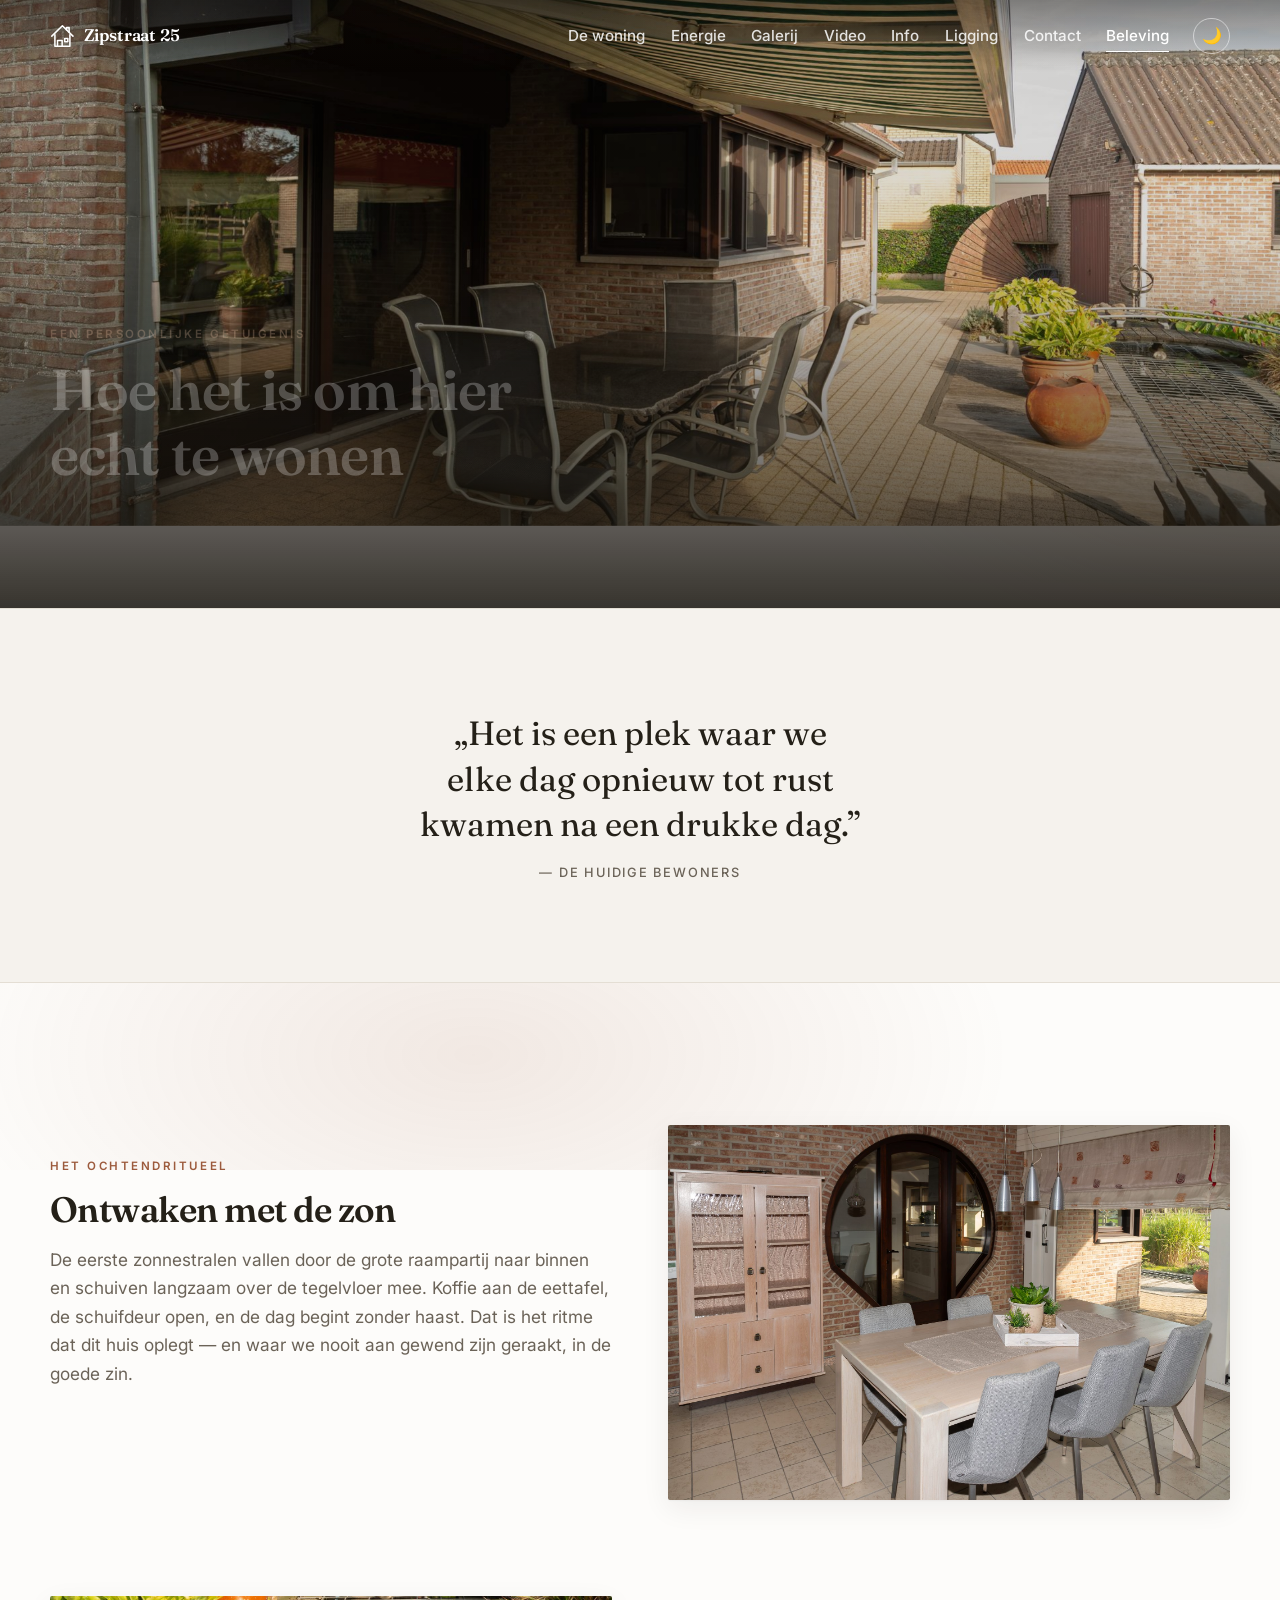
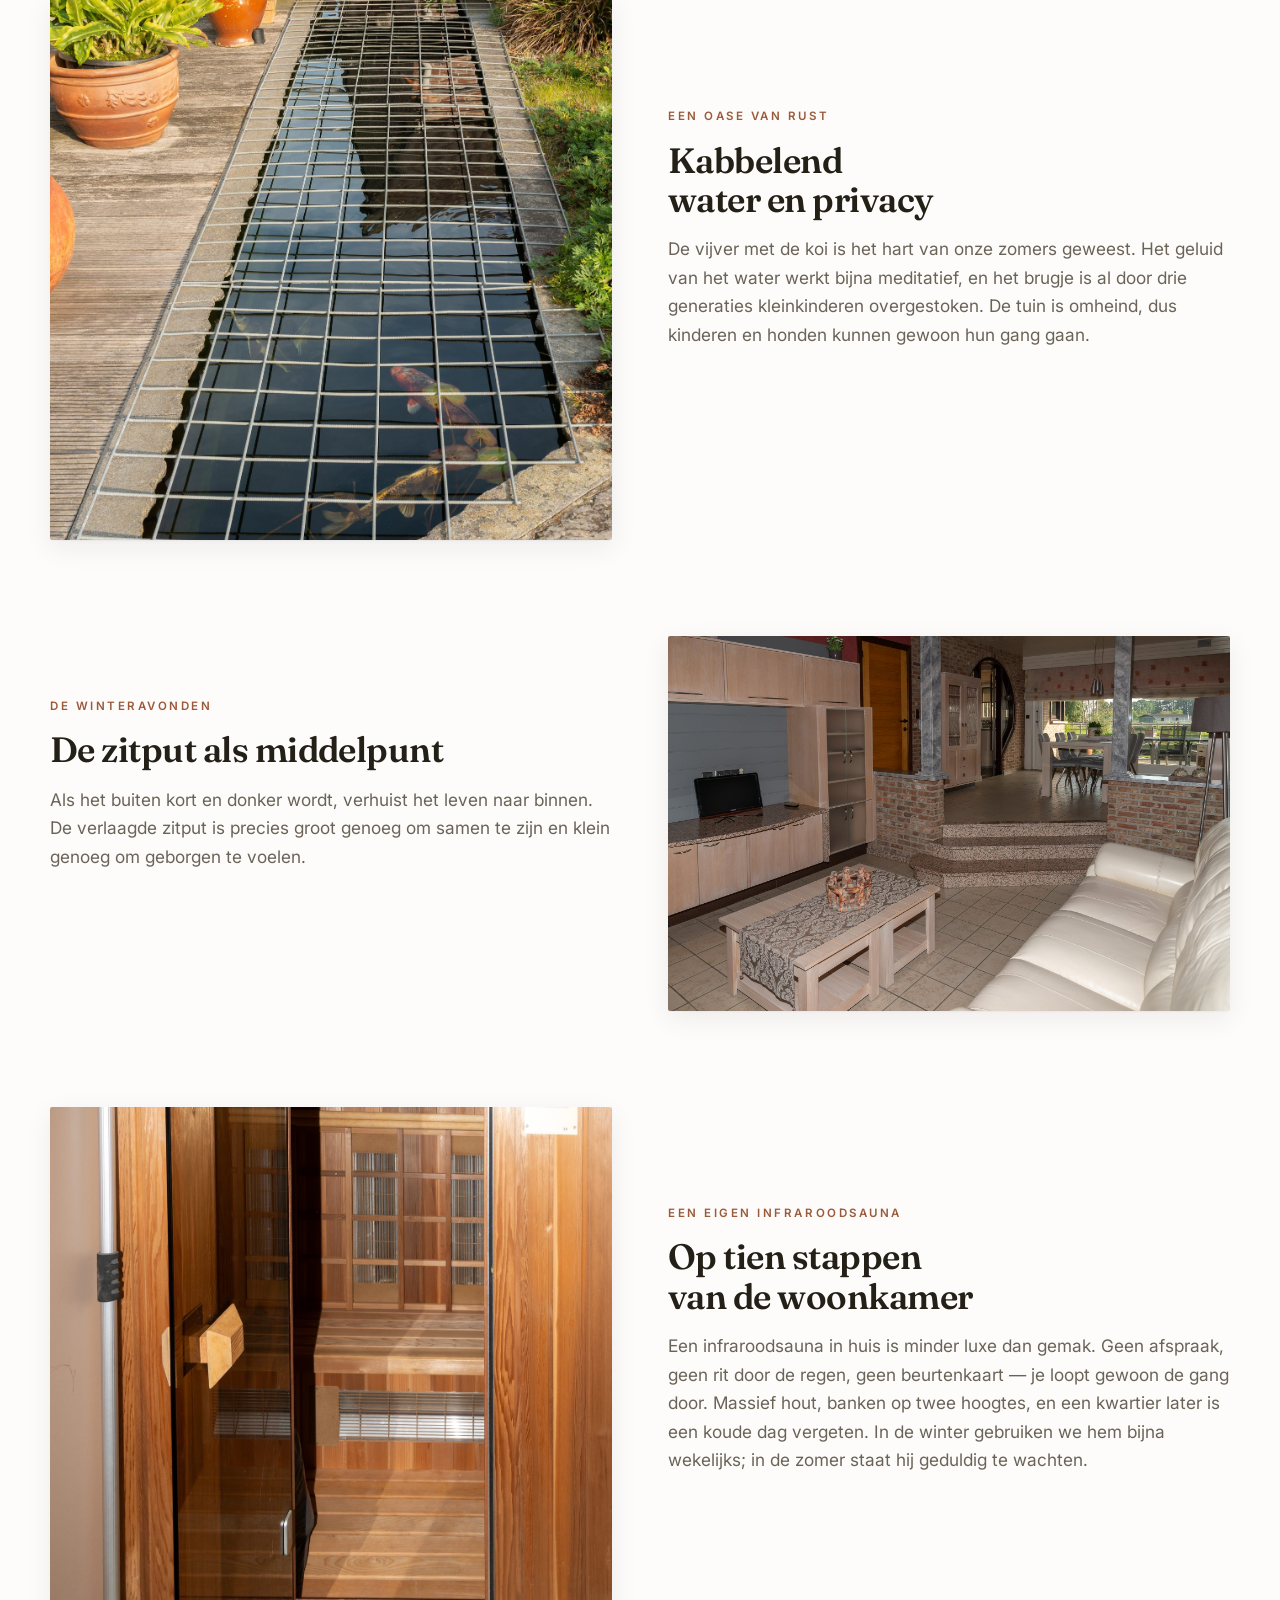
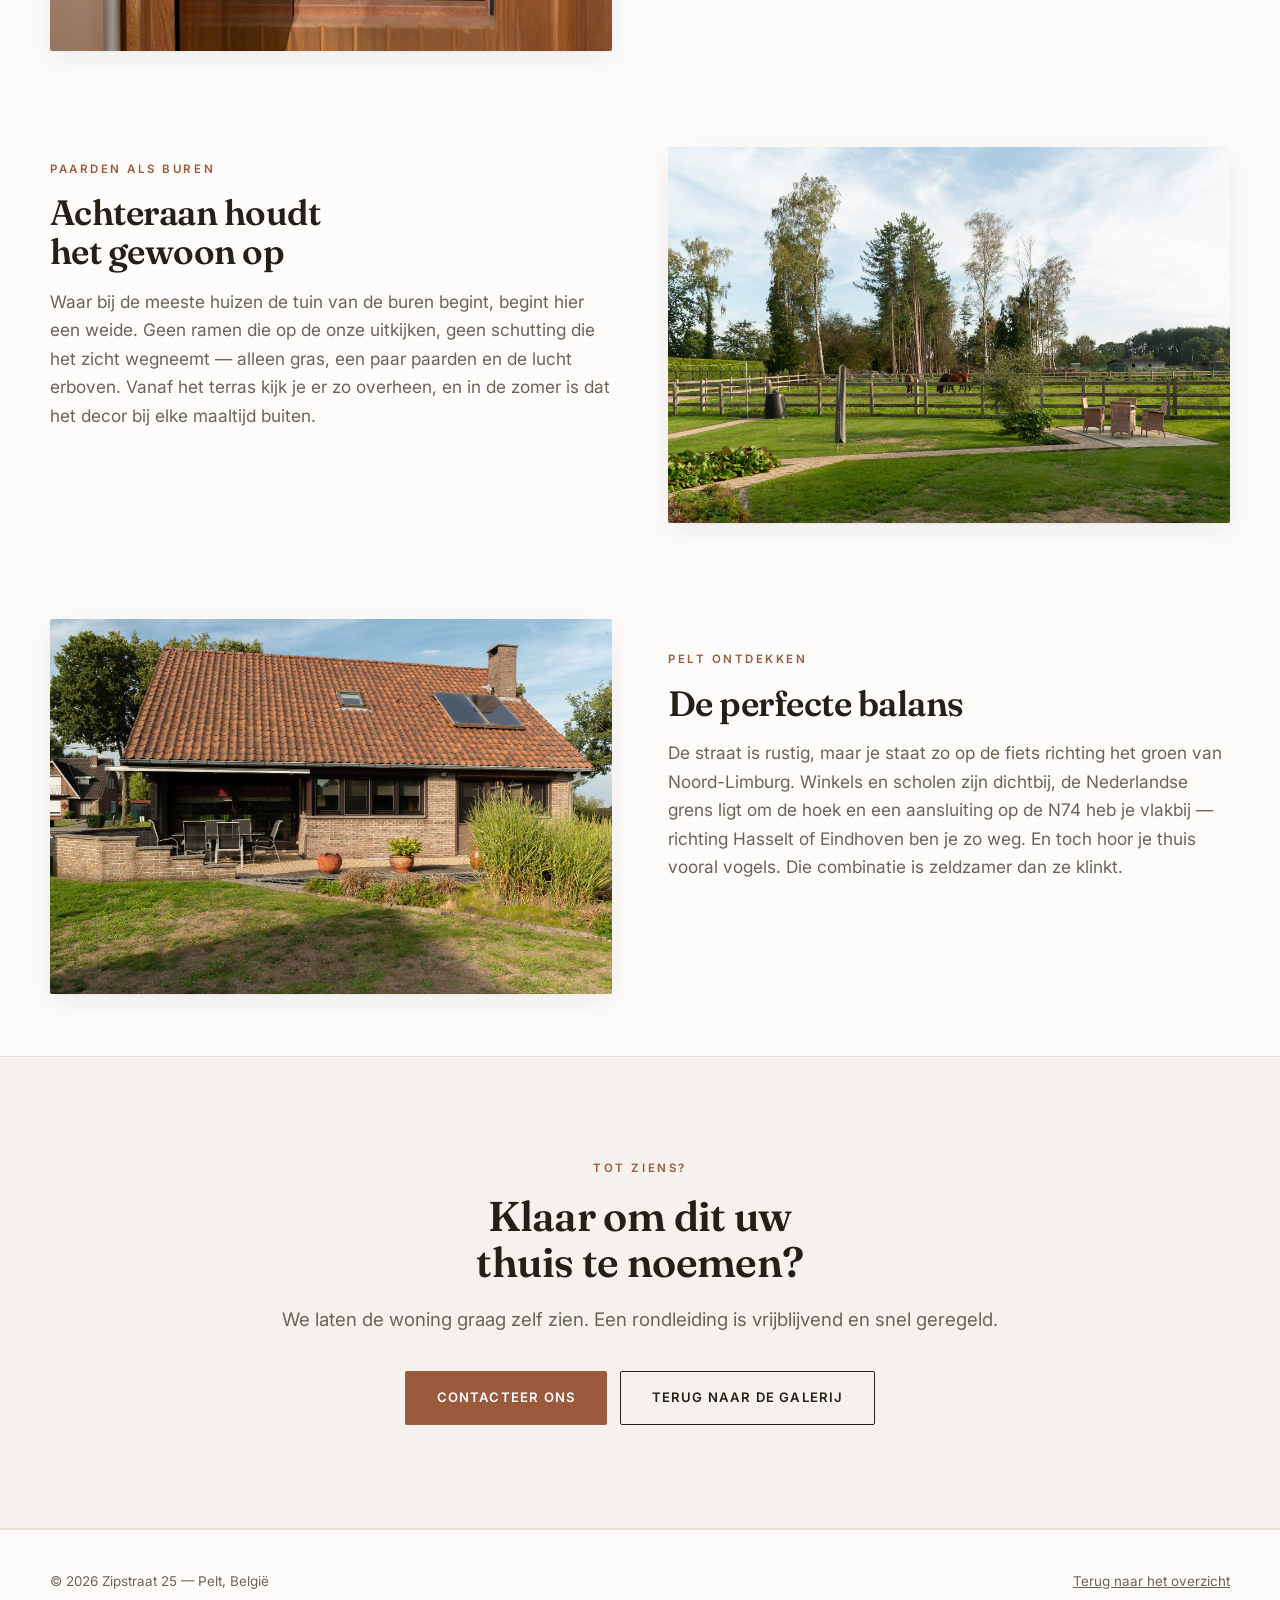
<file: beleving.html>
<!DOCTYPE html>
<html lang="nl-BE" data-theme="light">
<head>
<meta charset="UTF-8">
<meta name="viewport" content="width=device-width, initial-scale=1">
<title>Wonen in Zipstraat 25 — het verhaal van de bewoners</title>
<meta name="description" content="Hoe het is om te wonen in Zipstraat 25 in Pelt: het ochtendlicht in de living, het water in de tuin en de rust van een straat waar niets moet.">
<link rel="canonical" href="https://zipstraat25.be/beleving.html">

<meta property="og:type" content="article">
<meta property="og:locale" content="nl_BE">
<meta property="og:url" content="https://zipstraat25.be/beleving.html">
<meta property="og:title" content="Wonen in Zipstraat 25 — het verhaal van de bewoners">
<meta property="og:description" content="Het ochtendlicht in de living, het water in de tuin en de rust van een straat waar niets moet.">
<meta property="og:image" content="https://zipstraat25.be/img/full/buiten-18.jpg">
<meta name="twitter:card" content="summary_large_image">

<link rel="icon" href="img/logo.svg" type="image/svg+xml">
<link rel="apple-touch-icon" href="img/logo.svg">

<link rel="preconnect" href="https://fonts.googleapis.com">
<link rel="preconnect" href="https://fonts.gstatic.com" crossorigin>
<link href="https://fonts.googleapis.com/css2?family=Fraunces:opsz,wght@9..144,400;9..144,600&family=Inter:wght@300;400;500;600&display=swap" rel="stylesheet">
<link rel="stylesheet" href="style.css">

<style>
/* Alleen voor deze pagina — de rest komt uit style.css */
.story-hero{position:relative;min-height:min(72svh,38rem);display:grid;align-items:end;padding:0;color:#fff}
.story-hero img{position:absolute;inset:0;width:100%;height:100%;object-fit:cover}
.story-hero::after{content:"";position:absolute;inset:0;
  background:linear-gradient(to top,rgba(20,16,10,.85),rgba(20,16,10,.15) 60%)}
.story-hero .wrap{position:relative;z-index:2;padding-block:clamp(3rem,9vh,6rem)}
.story-hero h1{font-size:clamp(1.9rem,1.2rem + 3vw,3.6rem);max-width:19ch;text-wrap:balance}
.story-hero .eyebrow{color:#f0c9ad}

blockquote{
  margin:0;padding:0;font-family:Fraunces,Georgia,serif;
  font-size:clamp(1.3rem,1rem + 1.6vw,2.1rem);line-height:1.35;
  text-wrap:balance;max-width:24ch;
}
blockquote footer{border:0;padding:0;margin-top:1.2rem;font:500 .8rem/1 Inter,sans-serif;
  letter-spacing:.14em;text-transform:uppercase;color:var(--muted)}
.quote-band{background:var(--surface);border-block:1px solid var(--line);text-align:center}
.quote-band blockquote{margin-inline:auto}

.chapter{display:grid;gap:clamp(1.8rem,5vw,3.5rem);align-items:center}
@media(min-width:900px){
  .chapter{grid-template-columns:1fr 1fr}
  .chapter.flip > img{order:-1}
}
.chapter img{border-radius:var(--radius);box-shadow:var(--shadow);max-height:34rem;object-fit:cover;width:100%}
.chapter + .chapter{margin-top:clamp(3.5rem,8vw,6rem)}
.chapter h2{font-size:clamp(1.5rem,1.1rem + 1.6vw,2.2rem)}
.chapter p{color:var(--muted);margin:1rem 0 0}

.closing{text-align:center}
.closing h2{margin-inline:auto}
</style>
</head>
<body>

<header id="top-bar">
  <div class="wrap">
    <a class="brand" href="index.html"><svg class="merk" viewBox="0 0 48 48" aria-hidden="true" fill="none" stroke="currentColor" stroke-width="3" stroke-linecap="round" stroke-linejoin="round"><path d="M3.5 23.5 24 3.5l20.5 20"/><path d="M32 11V7h5v9"/><path d="M9.5 21v22h29V21"/><path d="M14.5 43V32h9v11"/><path d="M28.5 28h6v6.5h-6z"/></svg><span>Zipstraat&nbsp;25</span></a>
    <nav id="hoofdmenu">
      <a href="index.html#woning">De woning</a>
      <a href="index.html#energie">Energie</a>
      <a href="index.html#galerij">Galerij</a>
      <a href="index.html#video">Video</a>
      <a href="index.html#info">Info</a>
      <a href="index.html#ligging">Ligging</a>
      <a href="index.html#contact">Contact</a>
      <a href="beleving.html" aria-current="page">Beleving</a>
    </nav>
    <button class="icon-btn" id="theme" aria-label="Wissel tussen licht en donker thema">🌙</button>
    <button class="menu-btn" id="menu" aria-label="Menu openen" aria-expanded="false" aria-controls="hoofdmenu"><span></span></button>
  </div>
</header>

<section class="story-hero">
  <img src="img/full/buiten-18.jpg" alt="Het overdekte terras met zonnewering, uitkijkend over de tuin en de vijver" width="2000" height="1335" fetchpriority="high">
  <div class="wrap">
    <span class="eyebrow">Een persoonlijke getuigenis</span>
    <h1>Hoe het is om hier echt te wonen</h1>
  </div>
</section>

<section class="quote-band">
  <div class="wrap">
    <blockquote class="reveal">
      „Het is een plek waar we elke dag opnieuw tot rust kwamen na een drukke dag.”
      <footer>— De huidige bewoners</footer>
    </blockquote>
  </div>
</section>

<section>
  <div class="wrap">

    <div class="chapter reveal">
      <div>
        <span class="eyebrow">Het ochtendritueel</span>
        <h2>Ontwaken met de zon</h2>
        <p>
          De eerste zonnestralen vallen door de grote raampartij naar binnen en schuiven
          langzaam over de tegelvloer mee. Koffie aan de eettafel, de schuifdeur open, en
          de dag begint zonder haast. Dat is het ritme dat dit huis oplegt — en waar we
          nooit aan gewend zijn geraakt, in de goede zin.
        </p>
      </div>
      <img src="img/full/living-05.jpg" alt="De eetkamer met de ronde bakstenen boog en zicht op het terras" width="2000" height="1335" loading="lazy">
    </div>

    <div class="chapter flip reveal">
      <div>
        <span class="eyebrow">Een oase van rust</span>
        <h2>Kabbelend water en privacy</h2>
        <p>
          De vijver met de koi is het hart van onze zomers geweest. Het geluid van het
          water werkt bijna meditatief, en het brugje is al door drie generaties
          kleinkinderen overgestoken. De tuin is omheind, dus kinderen en honden kunnen
          gewoon hun gang gaan.
        </p>
      </div>
      <img src="img/full/buiten-15.jpg" alt="De koivijver met houten brugje en veiligheidsrooster" width="1335" height="2000" loading="lazy">
    </div>

    <div class="chapter reveal">
      <div>
        <span class="eyebrow">De winteravonden</span>
        <h2>De zitput als middelpunt</h2>
        <p>
          Als het buiten kort en donker wordt, verhuist het leven naar binnen. De
          verlaagde zitput is precies groot genoeg om samen te zijn en klein genoeg om
          geborgen te voelen.
        </p>
      </div>
      <img src="img/full/living-03.jpg" alt="De verlaagde zitput in de leefruimte met granieten trap" width="2000" height="1335" loading="lazy">
    </div>

    <div class="chapter flip reveal">
      <div>
        <span class="eyebrow">Een eigen infraroodsauna</span>
        <h2>Op tien stappen van de woonkamer</h2>
        <p>
          Een infraroodsauna in huis is minder luxe dan gemak. Geen afspraak, geen rit door de
          regen, geen beurtenkaart — je loopt gewoon de gang door. Massief hout, banken
          op twee hoogtes, en een kwartier later is een koude dag vergeten. In de winter
          gebruiken we hem bijna wekelijks; in de zomer staat hij geduldig te wachten.
        </p>
      </div>
      <img src="img/full/sauna-05.jpg" alt="De infraroodsauna in massief hout, met banken op twee hoogtes" width="1335" height="2000" loading="lazy">
    </div>

    <div class="chapter reveal">
      <div>
        <span class="eyebrow">Paarden als buren</span>
        <h2>Achteraan houdt het gewoon op</h2>
        <p>
          Waar bij de meeste huizen de tuin van de buren begint, begint hier een weide.
          Geen ramen die op de onze uitkijken, geen schutting die het zicht wegneemt —
          alleen gras, een paar paarden en de lucht erboven. Vanaf het terras kijk je er
          zo overheen, en in de zomer is dat het decor bij elke maaltijd buiten.
        </p>
      </div>
      <img src="img/full/buiten-16.jpg" alt="De tuin grenst achteraan aan een weide waar paarden grazen" width="2000" height="1335" loading="lazy">
    </div>

    <div class="chapter flip reveal">
      <div>
        <span class="eyebrow">Pelt ontdekken</span>
        <h2>De perfecte balans</h2>
        <p>
          De straat is rustig, maar je staat zo op de fiets richting het groen van
          Noord-Limburg. Winkels en scholen zijn dichtbij, de Nederlandse grens ligt om
          de hoek en een aansluiting op de N74 heb je vlakbij — richting Hasselt of
          Eindhoven ben je zo weg. En toch hoor je thuis vooral vogels. Die combinatie
          is zeldzamer dan ze klinkt.
        </p>
      </div>
      <img src="img/full/buiten-01.jpg" alt="De achtergevel van de woning met terras en ruime tuin" width="2000" height="1335" loading="lazy">
    </div>

  </div>
</section>

<section class="quote-band closing">
  <div class="wrap">
    <span class="eyebrow reveal">Tot ziens?</span>
    <h2 class="reveal" style="margin-inline:auto">Klaar om dit uw thuis te noemen?</h2>
    <p class="lede reveal" style="margin:1.2rem auto 2.2rem">
      We laten de woning graag zelf zien. Een rondleiding is vrijblijvend en snel geregeld.
    </p>
    <div class="cta-row reveal" style="justify-content:center">
      <a class="btn btn-fill" href="index.html#contact">Contacteer ons</a>
      <a class="btn btn-ghost" href="index.html#galerij">Terug naar de galerij</a>
    </div>
  </div>
</section>

<footer>
  <div class="wrap">
    <span>© 2026 Zipstraat 25 — Pelt, België</span>
    <span><a href="index.html">Terug naar het overzicht</a></span>
  </div>
</footer>

<script>
// ── Thema: volgt het systeem, tenzij de bezoeker zelf koos ──
const root = document.documentElement, btn = document.getElementById('theme');
const paint = t => { root.dataset.theme = t; btn.textContent = t === 'dark' ? '☀' : '🌙'; };
paint(localStorage.getItem('theme')
  || (matchMedia('(prefers-color-scheme: dark)').matches ? 'dark' : 'light'));
btn.onclick = () => {
  const t = root.dataset.theme === 'dark' ? 'light' : 'dark';
  paint(t);
  try { localStorage.setItem('theme', t); } catch {}
};


// ── Mobiel menu ──
const bar = document.getElementById('top-bar'), menuBtn = document.getElementById('menu');
const menu = open => {
  bar.classList.toggle('open', open);
  menuBtn.setAttribute('aria-expanded', open);
  menuBtn.setAttribute('aria-label', open ? 'Menu sluiten' : 'Menu openen');
};
menuBtn.onclick = () => menu(!bar.classList.contains('open'));
bar.querySelectorAll('nav a').forEach(a => a.addEventListener('click', () => menu(false)));
addEventListener('keydown', e => { if (e.key === 'Escape') menu(false); });
addEventListener('click', e => { if (!bar.contains(e.target)) menu(false); });

addEventListener('scroll', () => bar.classList.toggle('stuck', scrollY > 40), {passive:true});

const io = new IntersectionObserver((es, o) => es.forEach(e => {
  if (e.isIntersecting) { e.target.classList.add('in'); o.unobserve(e.target); }
}), {rootMargin:'0px 0px -8% 0px'});
document.querySelectorAll('.reveal').forEach(el => io.observe(el));
</script>

<!-- Bezoekersteller: GoatCounter, zonder cookies. Statistieken: https://robd.goatcounter.com -->
<script data-goatcounter="https://robd.goatcounter.com/count" async src="https://gc.zgo.at/count.js"></script>

</body>
</html>
</file>
<file: style.css>
:root{
  --bg:#fdfcfa; --surface:#f5f2ed; --text:#242018; --muted:#6b6358;
  --accent:#9c5a3c;          /* kleigrond / baksteen, uit de gevel van de woning */
  --accent-soft:#c4835f;
  --line:#e4ded4;
  --shadow:0 1px 2px rgba(36,32,24,.04), 0 8px 28px rgba(36,32,24,.07);
  --radius:2px;
}
:root[data-theme="dark"]{
  --bg:#17150f; --surface:#211e17; --text:#f0ebe2; --muted:#a79e90;
  --accent:#d08a63; --accent-soft:#b06f4a; --line:#322d24;
  --shadow:0 1px 2px rgba(0,0,0,.3), 0 8px 28px rgba(0,0,0,.45);
}
*{box-sizing:border-box}
html{scroll-behavior:smooth;scroll-padding-top:5rem;-webkit-text-size-adjust:100%;overflow-x:hidden}
body{
  margin:0;background:var(--bg);color:var(--text);
  font:400 clamp(1rem,.96rem + .2vw,1.08rem)/1.65 Inter,system-ui,sans-serif;
}
h1,h2,h3{font-family:Fraunces,Georgia,serif;font-weight:600;line-height:1.12;letter-spacing:-.015em;margin:0}
img{display:block;max-width:100%;height:auto}
a{color:inherit}
.wrap{width:min(100% - 2rem,1180px);margin-inline:auto}
@media(min-width:768px){.wrap{width:min(100% - 4rem,1180px)}}
section{padding:clamp(3.5rem,8vw,7rem) 0}
.eyebrow{
  display:block;font-size:.72rem;font-weight:600;letter-spacing:.22em;
  text-transform:uppercase;color:var(--accent);margin-bottom:.9rem;
}
.lede{color:var(--muted);font-size:1.08em;max-width:62ch}

/* ── Achtergrond: twee warme waaslagen die met het scrollen meeschuiven ──
   Vaste lagen achter de inhoud, zichtbaar in elke sectie zonder eigen
   achtergrondkleur. Ze bewegen tegen elkaar in, dat geeft diepte zonder
   dat het opvalt. Zonder scroll-timelines blijven ze gewoon stilstaan. */
body::before,
body::after{
  content:"";position:fixed;inset:-30vh -15vw;z-index:-1;pointer-events:none;
}
body::before{
  background:
    radial-gradient(55vw 45vh at 15% 10%,color-mix(in srgb,var(--accent) 18%,transparent),transparent 68%),
    radial-gradient(60vw 45vh at 40% 92%,color-mix(in srgb,var(--accent) 12%,transparent),transparent 70%);
}
body::after{
  background:
    radial-gradient(50vw 40vh at 88% 48%,color-mix(in srgb,var(--accent-soft) 14%,transparent),transparent 68%),
    radial-gradient(45vw 35vh at 68% 4%,color-mix(in srgb,var(--accent-soft) 9%,transparent),transparent 72%);
}
@supports (animation-timeline:scroll(root)){
  @media(prefers-reduced-motion:no-preference){
    body::before,body::after{animation:linear both;animation-timeline:scroll(root)}
    body::before{animation-name:waas-diep}
    body::after{animation-name:waas-voor}
    /* de verre laag schuift mee omhoog en komt langzaam dichterbij */
    @keyframes waas-diep{to{translate:-3vw -18vh;scale:1.22}}
    /* de voorste laag de andere kant op: zo kruisen de vlekken elkaar */
    @keyframes waas-voor{to{translate:4vw 9vh;scale:1.08}}
  }
}

/* ── Navigatie ── */
header{
  position:fixed;inset:0 0 auto;z-index:50;padding:1.1rem 0;
  /* lichte sluier, zodat witte tekst ook op een lichte lucht leesbaar blijft */
  background:linear-gradient(rgba(10,8,5,.42),rgba(10,8,5,0));
  transition:background .35s ease,padding .3s ease,box-shadow .3s ease;
}
header.stuck{
  background:color-mix(in srgb,var(--bg) 88%,transparent);
  backdrop-filter:blur(14px);padding:.6rem 0;box-shadow:0 1px 0 var(--line);
}

/* Boven de herofoto is alles wit; .stuck zet het terug naar de paginakleuren. */
.brand,nav a,.icon-btn{transition:color .35s ease,border-color .35s ease,background .35s ease}
header:not(.stuck) .brand{color:#fff}
header:not(.stuck) nav a{color:rgba(255,255,255,.85);border-bottom-color:transparent}
header:not(.stuck) nav a:hover{color:#fff;border-bottom-color:#fff}
header:not(.stuck) nav a[aria-current]{color:#fff;border-bottom-color:#fff}
header:not(.stuck) .icon-btn{color:#fff;border-color:rgba(255,255,255,.5)}
header:not(.stuck) .icon-btn:hover{border-color:#fff}
header .wrap{display:flex;align-items:center;gap:1.5rem}
.brand{
  font-family:Fraunces,serif;font-weight:600;font-size:1.05rem;
  text-decoration:none;letter-spacing:-.01em;margin-right:auto;
  display:flex;align-items:center;gap:.55rem;
}
/* Het huismerk: zelfde lijnen als het favicon, maar het volgt de tekstkleur,
   zodat het boven de herofoto wit is en daarna meekleurt met het thema. */
.brand .merk{width:1.55rem;height:1.55rem;flex:none}
nav{
  display:flex;gap:1.05rem;min-width:0;
  overflow-x:auto;scrollbar-width:none;-webkit-overflow-scrolling:touch;
}
nav::-webkit-scrollbar{display:none}
@media(min-width:1120px){nav{gap:1.6rem}}

nav a{
  text-decoration:none;font-size:.95rem;font-weight:500;color:var(--muted);
  padding:.2rem 0;border-bottom:1px solid transparent;transition:color .2s,border-color .2s;white-space:nowrap;flex:none;
}
nav a:hover{color:var(--text);border-color:var(--accent)}
nav a[aria-current]{color:var(--text);border-color:var(--accent)}

/* Onder 900px verdwijnt het menu achter één knop en klapt het open als paneel.
   De iconen staan als CSS-masker op de links, zodat de HTML schoon blijft. */
.menu-btn{display:none}
@media(max-width:899px){
  header{padding:.6rem 0}
  header .wrap{gap:.75rem}
  /* gespiegeld t.o.v. desktop: knoppen links, naam rechts */
  .menu-btn{order:-2}
  #theme{order:-1}
  .brand{order:0;font-size:.98rem;margin:0 0 0 auto}

  /* Hamburger die bij openen naar een kruis kantelt */
  .menu-btn{
    display:grid;place-items:center;width:2.3rem;height:2.3rem;flex:none;
    background:none;border:1px solid var(--line);border-radius:50%;
    cursor:pointer;color:var(--text);transition:border-color .2s,color .35s ease;
  }
  header:not(.stuck) .menu-btn{color:#fff;border-color:rgba(255,255,255,.5)}
  .menu-btn span{position:relative;display:block}
  .menu-btn span,.menu-btn span::before,.menu-btn span::after{
    content:"";width:1.05rem;height:1.5px;border-radius:2px;background:currentColor;
    transition:transform .3s cubic-bezier(.3,.9,.3,1),background .18s ease;
  }
  .menu-btn span::before{position:absolute;top:-.33rem}
  .menu-btn span::after{position:absolute;top:.33rem}
  header.open .menu-btn span{background:transparent}  /* geen opacity: dat dooft de streepjes mee uit */
  header.open .menu-btn span::before{transform:translateY(.33rem) rotate(45deg)}
  header.open .menu-btn span::after{transform:translateY(-.33rem) rotate(-45deg)}

  /* Het paneel zelf */
  nav{
    position:absolute;top:calc(100% - .35rem);left:1rem;
    width:max-content;min-width:12.5rem;max-width:calc(100% - 2rem);
    display:grid;gap:.1rem;padding:.45rem;overflow:visible;
    background:var(--bg);
    border:1px solid var(--line);border-radius:14px;box-shadow:var(--shadow);
    opacity:0;visibility:hidden;transform:translateY(-.6rem) scale(.97);transform-origin:top left;
    transition:opacity .2s ease,transform .28s cubic-bezier(.2,.9,.3,1),visibility .28s;
  }
  header.open nav{opacity:1;visibility:visible;transform:none}

  nav a,header:not(.stuck) nav a{
    display:flex;align-items:center;gap:.75rem;color:var(--text);
    padding:.6rem .8rem;border:0;border-radius:9px;font-size:1.02rem;background:none;
  }
  nav a::before{
    content:"";width:1.2rem;height:1.2rem;flex:none;background:currentColor;opacity:.5;
    -webkit-mask:var(--i) center/contain no-repeat;mask:var(--i) center/contain no-repeat;
  }
  nav a:active{background:var(--surface)}
  nav a[aria-current],header:not(.stuck) nav a[aria-current]{
    background:var(--surface);color:var(--accent);border:0;
  }
  nav a[aria-current]::before{opacity:1}

  /* De regels komen kort na elkaar binnen */
  header.open nav a{animation:menu-rij .3s cubic-bezier(.2,.9,.3,1) backwards}
  header.open nav a:nth-child(1){animation-delay:.04s}
  header.open nav a:nth-child(2){animation-delay:.07s}
  header.open nav a:nth-child(3){animation-delay:.10s}
  header.open nav a:nth-child(4){animation-delay:.13s}
  header.open nav a:nth-child(5){animation-delay:.16s}
  header.open nav a:nth-child(6){animation-delay:.19s}
  header.open nav a:nth-child(7){animation-delay:.22s}
  header.open nav a:nth-child(8){animation-delay:.25s}

  /* Iconen, op hrefs gekoppeld zodat beide pagina's ze krijgen */
  nav a[href*="woning"] {--i:url("data:image/svg+xml,%3Csvg xmlns='http://www.w3.org/2000/svg' viewBox='0 0 24 24' fill='none' stroke='%23000' stroke-width='1.7' stroke-linecap='round' stroke-linejoin='round'%3E%3Cpath d='M3 10.5 12 3l9 7.5'/%3E%3Cpath d='M5.5 9.5V21h13V9.5'/%3E%3Cpath d='M10 21v-6h4v6'/%3E%3C/svg%3E")}
  nav a[href*="energie"]{--i:url("data:image/svg+xml,%3Csvg xmlns='http://www.w3.org/2000/svg' viewBox='0 0 24 24' fill='none' stroke='%23000' stroke-width='1.7' stroke-linecap='round' stroke-linejoin='round'%3E%3Cpath d='M13 2 4.5 13.5H11l-1 8.5L19.5 10H13z'/%3E%3C/svg%3E")}
  nav a[href*="galerij"]{--i:url("data:image/svg+xml,%3Csvg xmlns='http://www.w3.org/2000/svg' viewBox='0 0 24 24' fill='none' stroke='%23000' stroke-width='1.7' stroke-linecap='round' stroke-linejoin='round'%3E%3Crect x='3' y='3' width='18' height='18' rx='2'/%3E%3Ccircle cx='8.8' cy='8.8' r='1.6'/%3E%3Cpath d='m3.5 17 4.8-4.3 5 4.3'/%3E%3Cpath d='m13.5 14.2 2.6-2.3 4.4 4'/%3E%3C/svg%3E")}
  nav a[href*="video"]  {--i:url("data:image/svg+xml,%3Csvg xmlns='http://www.w3.org/2000/svg' viewBox='0 0 24 24' fill='none' stroke='%23000' stroke-width='1.7' stroke-linecap='round' stroke-linejoin='round'%3E%3Crect x='2.5' y='6' width='13' height='12' rx='2'/%3E%3Cpath d='m15.5 11 6-3.2v8.4l-6-3.2z'/%3E%3C/svg%3E")}
  nav a[href*="beleving"]{--i:url("data:image/svg+xml,%3Csvg xmlns='http://www.w3.org/2000/svg' viewBox='0 0 24 24' fill='none' stroke='%23000' stroke-width='1.7' stroke-linecap='round' stroke-linejoin='round'%3E%3Cpath d='M12 20.5s-7.5-4.6-7.5-10A4.2 4.2 0 0 1 12 7.8a4.2 4.2 0 0 1 7.5 2.7c0 5.4-7.5 10-7.5 10z'/%3E%3C/svg%3E")}
  nav a[href*="info"]   {--i:url("data:image/svg+xml,%3Csvg xmlns='http://www.w3.org/2000/svg' viewBox='0 0 24 24' fill='none' stroke='%23000' stroke-width='1.7' stroke-linecap='round' stroke-linejoin='round'%3E%3Ccircle cx='12' cy='12' r='9'/%3E%3Cpath d='M12 11v5.5'/%3E%3Cpath d='M12 7.7v.1'/%3E%3C/svg%3E")}
  nav a[href*="ligging"]{--i:url("data:image/svg+xml,%3Csvg xmlns='http://www.w3.org/2000/svg' viewBox='0 0 24 24' fill='none' stroke='%23000' stroke-width='1.7' stroke-linecap='round' stroke-linejoin='round'%3E%3Cpath d='M12 21.5s6.8-6.9 6.8-11.4a6.8 6.8 0 1 0-13.6 0C5.2 14.6 12 21.5 12 21.5z'/%3E%3Ccircle cx='12' cy='10' r='2.4'/%3E%3C/svg%3E")}
  nav a[href*="contact"]{--i:url("data:image/svg+xml,%3Csvg xmlns='http://www.w3.org/2000/svg' viewBox='0 0 24 24' fill='none' stroke='%23000' stroke-width='1.7' stroke-linecap='round' stroke-linejoin='round'%3E%3Crect x='2.5' y='5' width='19' height='14' rx='2'/%3E%3Cpath d='m3 7 9 6 9-6'/%3E%3C/svg%3E")}
}
@keyframes menu-rij{from{opacity:0;transform:translateY(-.4rem)}}
@media(prefers-reduced-motion:reduce){
  nav,.menu-btn span,.menu-btn span::before,.menu-btn span::after{transition-duration:.01s}
  header.open nav a{animation:none}
}

.icon-btn{
  background:none;border:1px solid var(--line);border-radius:50%;
  width:2.3rem;height:2.3rem;display:grid;place-items:center;
  cursor:pointer;color:var(--text);font-size:1rem;transition:border-color .2s,transform .2s;
}
.icon-btn:hover{border-color:var(--accent);transform:translateY(-1px)}

/* ── Hero ── */
#hero{position:relative;min-height:min(100svh,52rem);display:grid;align-items:end;padding:0;color:#fff}
#hero picture,#hero img{position:absolute;inset:0;width:100%;height:100%;object-fit:cover}
#hero::after{
  content:"";position:absolute;inset:0;
  background:linear-gradient(175deg,rgba(20,16,10,.45) 0%,rgba(20,16,10,.1) 35%,rgba(20,16,10,.82) 100%);
}
.hero-inner{position:relative;z-index:2;padding-block:clamp(3rem,10vh,7rem) clamp(2.5rem,7vh,4.5rem)}
.hero-inner .eyebrow{color:#f0c9ad}
#hero h1{font-size:clamp(2.1rem,1.3rem + 3.6vw,4.2rem);max-width:17ch;text-wrap:balance}
.hero-sub{margin:1.2rem 0 2rem;max-width:48ch;color:rgba(255,255,255,.88);font-size:1.07em}
.hero-facts{
  display:flex;flex-wrap:wrap;gap:.6rem 2.2rem;margin-bottom:2rem;
  font-size:.9rem;color:rgba(255,255,255,.9);
}
.hero-facts b{font-weight:600}
.cta-row{display:flex;flex-wrap:wrap;gap:.8rem}
.btn{
  display:inline-flex;align-items:center;gap:.5rem;
  padding:.95rem 1.9rem;border-radius:var(--radius);text-decoration:none;
  font-size:.82rem;font-weight:600;letter-spacing:.09em;text-transform:uppercase;
  border:1px solid transparent;cursor:pointer;transition:transform .2s,background .2s,color .2s;
}
.btn:hover{transform:translateY(-2px)}
.btn-fill{background:var(--accent);color:#fff}
.btn-fill:hover{background:var(--accent-soft)}
.btn-ghost{border-color:currentColor;color:inherit}
.btn-ghost:hover{background:rgba(255,255,255,.12)}
.scroll-hint{
  position:absolute;bottom:1.1rem;left:50%;translate:-50% 0;z-index:2;
  font-size:1.3rem;color:rgba(255,255,255,.65);animation:bob 2.4s ease-in-out infinite;
}
@keyframes bob{0%,100%{translate:-50% 0}50%{translate:-50% .5rem}}

/* ── Kerncijfers ── */
.band{background:var(--surface);border-block:1px solid var(--line)}
.facts{
  display:grid;gap:1px;background:var(--line);
  grid-template-columns:repeat(2,1fr);border:1px solid var(--line);
}
@media(min-width:760px){.facts{grid-template-columns:repeat(4,1fr)}}
.fact{background:var(--surface);padding:clamp(1.4rem,3vw,2.2rem);text-align:center}
.fact span{display:block;font-size:1.5rem;color:var(--accent);margin-bottom:.6rem}
.fact b{display:block;font-family:Fraunces,serif;font-size:clamp(1.5rem,3.4vw,2rem);font-weight:600}
.fact small{
  display:block;margin-top:.3rem;font-size:.7rem;letter-spacing:.14em;
  text-transform:uppercase;color:var(--muted);
}

/* ── Tekst + beeld ── */
.split{display:grid;gap:clamp(2rem,5vw,4rem);align-items:center}
@media(min-width:900px){.split{grid-template-columns:1fr 1fr}}
.split img{border-radius:var(--radius);box-shadow:var(--shadow)}
h2{font-size:clamp(1.7rem,1.2rem + 1.9vw,2.6rem);max-width:18ch;text-wrap:balance}
.section-head{margin-bottom:clamp(2rem,5vw,3.2rem)}
.features{list-style:none;padding:0;margin:2rem 0 0;display:grid;gap:.75rem 1.5rem}
@media(min-width:560px){.features{grid-template-columns:1fr 1fr}}
.features li{display:flex;gap:.65rem;align-items:flex-start;font-size:.95rem}
.features li::before{content:"✦";color:var(--accent);flex:none;line-height:1.6}

/* ── Galerij ── */
.filters{display:flex;flex-wrap:wrap;gap:.5rem;margin-bottom:2rem}
.filters button{
  font:500 .82rem/1 Inter,sans-serif;padding:.6rem 1.1rem;cursor:pointer;
  background:transparent;color:var(--muted);
  border:1px solid var(--line);border-radius:100px;transition:all .2s;
}
.filters button:hover{color:var(--text);border-color:var(--accent-soft)}
.filters button[aria-pressed="true"]{background:var(--accent);border-color:var(--accent);color:#fff}
.grid{columns:1;column-gap:14px}
@media(min-width:620px){.grid{columns:2}}
@media(min-width:1000px){.grid{columns:3}}
.grid a{
  display:block;margin-bottom:14px;break-inside:avoid;position:relative;
  overflow:hidden;border-radius:var(--radius);background:var(--surface);box-shadow:var(--shadow);
}
.grid img{width:100%;transition:transform .7s cubic-bezier(.16,1,.3,1)}
.grid a:hover img{transform:scale(1.045)}
.grid a::after{
  content:attr(data-label);position:absolute;inset:auto 0 0;
  padding:3rem .95rem .85rem;font-size:.8rem;line-height:1.35;font-weight:500;color:#fff;
  background:linear-gradient(transparent,rgba(15,12,8,.55) 45%,rgba(15,12,8,.88));
  opacity:0;translate:0 .4rem;transition:opacity .3s,translate .3s;
}
.grid a:hover::after,.grid a:focus-visible::after{opacity:1;translate:0 0}
.grid a::before{
  content:"⤢";position:absolute;top:.6rem;right:.6rem;z-index:1;
  width:1.9rem;height:1.9rem;display:grid;place-items:center;
  border-radius:50%;background:rgba(15,12,8,.5);color:#fff;font-size:.8rem;
  opacity:0;scale:.8;transition:opacity .3s,scale .3s;
}
.grid a:hover::before{opacity:1;scale:1}

/* ── Fotoviewer ── */
.pswp-bijschrift{
  position:absolute;left:0;right:0;bottom:0;z-index:10;
  padding:1.6rem 1.2rem 1.1rem;text-align:center;pointer-events:none;
  font:400 .92rem/1.45 Inter,system-ui,sans-serif;color:#fff;
  text-shadow:0 1px 10px rgba(0,0,0,.6);
  background:linear-gradient(transparent,rgba(0,0,0,.55));
}
.pswp__counter{font:500 .82rem/1 Inter,sans-serif;opacity:.75;padding-inline-start:1rem}
.pswp__button{opacity:.8}
.pswp__button:hover{opacity:1}
.grid a[hidden]{display:none}

/* ── Info / wettelijk ── */
#info{background:var(--surface);border-block:1px solid var(--line)}
.info-grid{display:grid;gap:1px;background:var(--line);border:1px solid var(--line)}
@media(min-width:700px){.info-grid{grid-template-columns:1fr 1fr}}
.info-grid div{
  background:var(--surface);padding:1.1rem 1.4rem;
  display:flex;justify-content:space-between;gap:1.5rem;font-size:.92rem;
}
.info-grid span:first-child{color:var(--muted)}
.info-grid b{font-weight:600;text-align:right}
.note{
  margin-top:1.5rem;padding:1rem 1.2rem;border-left:3px solid var(--accent);
  background:var(--bg);font-size:.88rem;color:var(--muted);
}

/* ── Kaart ── */
.map{
  border:0;width:100%;aspect-ratio:16/9;min-height:340px;
  border-radius:var(--radius);box-shadow:var(--shadow);filter:saturate(.85);
}
:root[data-theme="dark"] .map{filter:saturate(.7) brightness(.82) contrast(1.05)}

/* ── Contact ── */
#contact{text-align:center}
.contact-row{display:flex;flex-wrap:wrap;justify-content:center;gap:1rem;margin-top:2.5rem}
.contact-card{
  flex:1 1 15rem;max-width:20rem;text-decoration:none;
  padding:2rem 1.5rem;border:1px solid var(--line);border-radius:var(--radius);
  background:var(--surface);transition:transform .25s,border-color .25s,box-shadow .25s;
}
.contact-card:hover{transform:translateY(-4px);border-color:var(--accent);box-shadow:var(--shadow)}
.contact-card span{display:block;font-size:1.6rem;color:var(--accent);margin-bottom:.7rem}
.contact-card small{
  display:block;font-size:.7rem;letter-spacing:.14em;text-transform:uppercase;
  color:var(--muted);margin-bottom:.35rem;
}
.contact-card b{font-weight:500;font-size:1rem;word-break:break-word}

footer{
  border-top:1px solid var(--line);padding:2.5rem 0;
  font-size:.84rem;color:var(--muted);
}
footer .wrap{display:flex;flex-wrap:wrap;gap:.5rem 1.5rem;justify-content:space-between}

/* Scroll-animatie — uit voor wie beweging liever vermijdt */
.reveal{opacity:0;translate:0 1.6rem;transition:opacity .8s ease,translate .8s cubic-bezier(.16,1,.3,1)}
.reveal.in{opacity:1;translate:0 0}
@media(prefers-reduced-motion:reduce){
  html{scroll-behavior:auto}
  .reveal{opacity:1;translate:none;transition:none}
  .scroll-hint{animation:none}
  .grid img,.btn,.contact-card{transition:none}
}

/* ── Energieblok ── */
.fact .label-epc{
  display:inline-block;background:#2e7d32;color:#fff;
  font-family:Inter,sans-serif;font-size:1.1rem;font-weight:700;
  padding:.15rem .85rem;border-radius:3px;letter-spacing:.02em;
}
.band-note{margin:1.6rem 0 0;text-align:center;font-size:.9rem;color:var(--muted)}

/* ── Videoblok zolang de rondleiding nog niet klaar is ── */
.video-soon{position:relative;overflow:hidden;border-radius:var(--radius);box-shadow:var(--shadow)}
.video-soon img{width:100%;aspect-ratio:16/9;object-fit:cover;filter:saturate(.55) brightness(.5)}
.video-soon__body{
  position:absolute;inset:0;display:grid;place-content:center;justify-items:center;
  gap:1rem;text-align:center;padding:1.5rem;color:#fff;
}
.video-soon__play{
  width:4rem;height:4rem;display:grid;place-items:center;border-radius:50%;
  border:2px solid rgba(255,255,255,.7);font-size:1.3rem;padding-left:.25rem;
}
.video-soon__body p{margin:0;max-width:34ch;font-size:1.02rem;color:rgba(255,255,255,.92)}

/* ── Beweging tijdens het scrollen (alleen desktop) ──
   De fotokolom naast een lange tekst bleef halverwege leeg staan; de foto
   blijft nu meelopen zolang je leest. */
@media(min-width:900px) and (prefers-reduced-motion:no-preference){
  .split img{position:sticky;top:5.5rem;align-self:start}
}

/* Scroll-gedreven animatie is pure CSS: browsers zonder scroll-timelines
   (Firefox vandaag) tonen de pagina gewoon zoals ze was. */
@supports (animation-timeline:view()){
  @media(min-width:900px) and (prefers-reduced-motion:no-preference){
    /* Hero: het beeld schuift langzamer weg dan de tekst erboven */
    #hero,.story-hero{overflow:hidden}
    #hero img,.story-hero img{
      height:122%;animation:hero-pan linear both;
      animation-timeline:scroll(root);animation-range:0 100vh;
    }
    @keyframes hero-pan{to{translate:0 -16%;scale:1.05}}
    .hero-inner,.story-hero .wrap{
      animation:hero-lift linear both;
      animation-timeline:scroll(root);animation-range:0 80vh;
    }
    @keyframes hero-lift{to{translate:0 -2.5rem;opacity:.25}}

    /* Verhaalfoto's drijven tegen de leesrichting in */
    .chapter img{animation:drift linear both;animation-timeline:view();animation-range:cover}
    @keyframes drift{from{translate:0 2.5rem}to{translate:0 -2.5rem}}
  }
}
</file>
